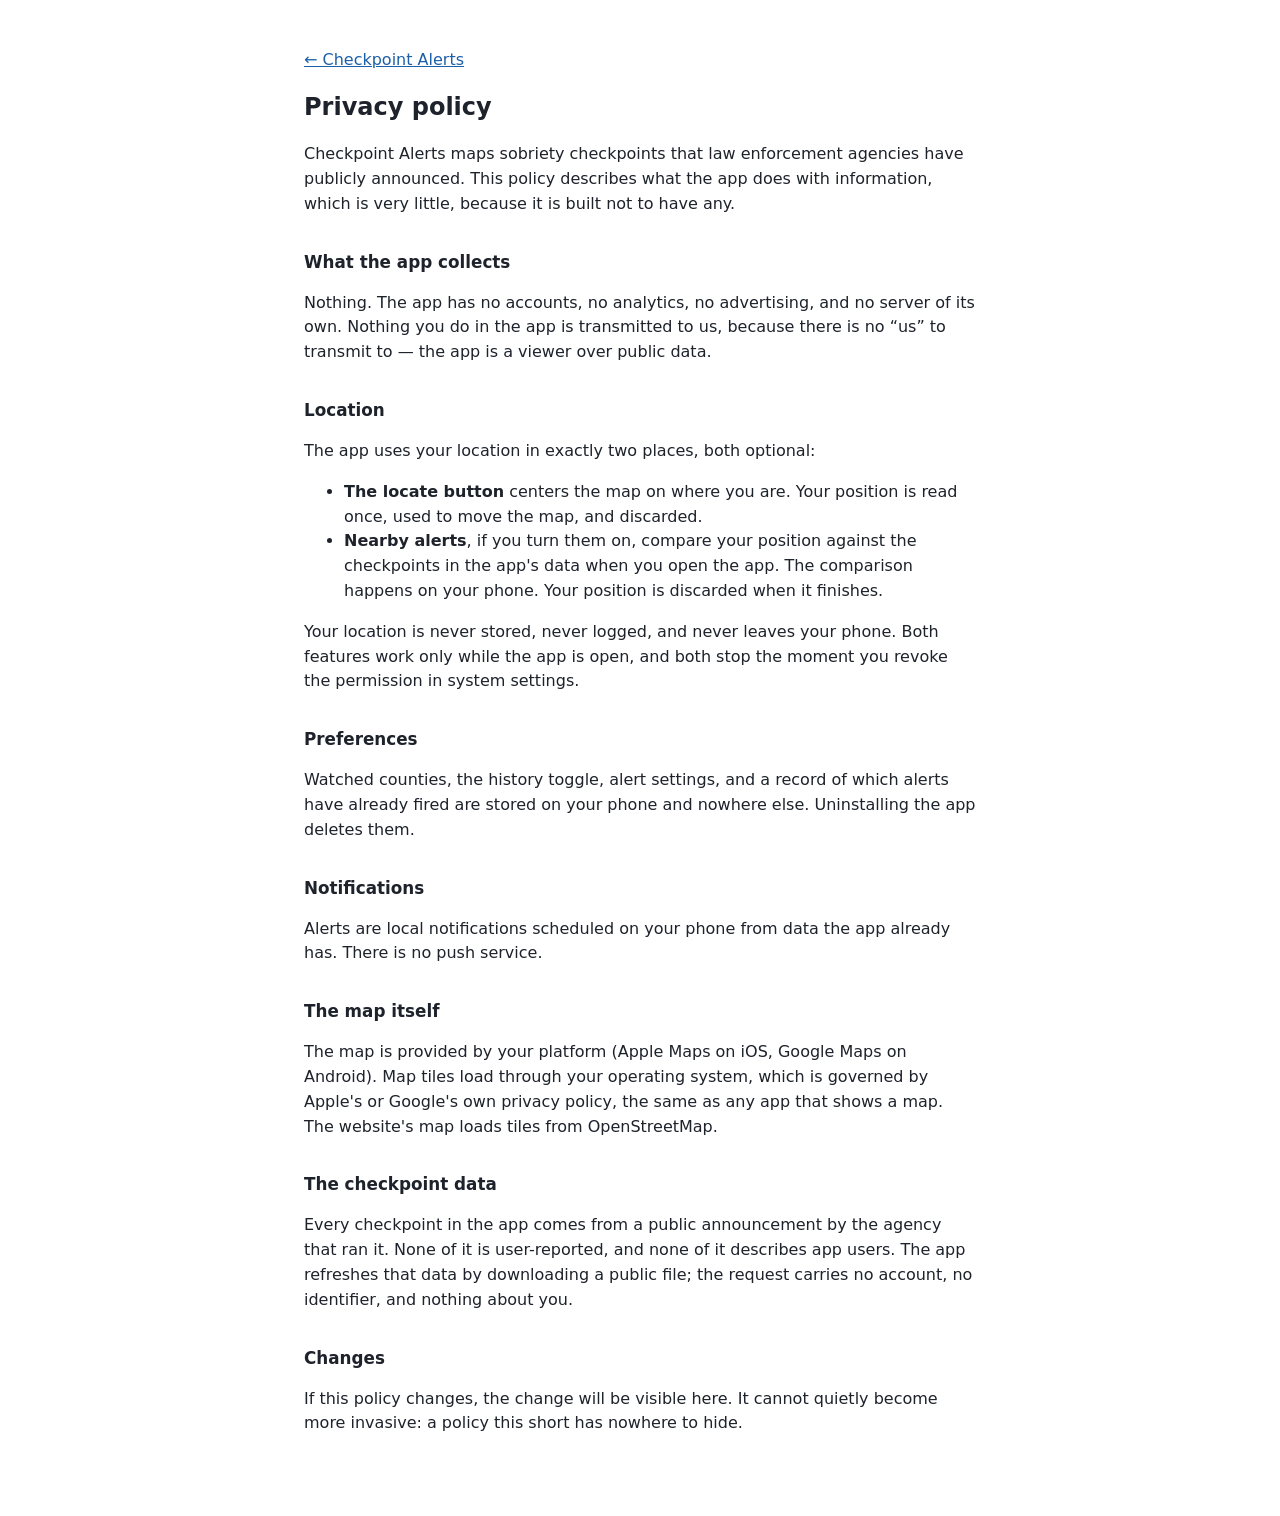
<file: privacy.html>
<!doctype html>
<html lang="en">
<head>
  <meta charset="utf-8">
  <meta name="viewport" content="width=device-width, initial-scale=1">
  <title>Privacy policy — Checkpoint Alerts</title>
  <style>
    body {
      margin: 0 auto;
      max-width: 42rem;
      padding: 2rem 1.25rem 4rem;
      font: 16px/1.55 system-ui, -apple-system, "Segoe UI", Roboto, sans-serif;
      color: #1d222b;
    }
    h1 { font-size: 1.5rem; }
    h2 { font-size: 1.05rem; margin-top: 2rem; }
    a { color: #1d5fa8; }
  </style>
</head>
<body>
  <p><a href="./">&larr; Checkpoint Alerts</a></p>
  <h1>Privacy policy</h1>
  <p>Checkpoint Alerts maps sobriety checkpoints that law enforcement agencies
    have publicly announced. This policy describes what the app does with
    information, which is very little, because it is built not to have any.</p>

  <h2>What the app collects</h2>
  <p>Nothing. The app has no accounts, no analytics, no advertising, and no
    server of its own. Nothing you do in the app is transmitted to us, because
    there is no &ldquo;us&rdquo; to transmit to &mdash; the app is a viewer
    over public data.</p>

  <h2>Location</h2>
  <p>The app uses your location in exactly two places, both optional:</p>
  <ul>
    <li><strong>The locate button</strong> centers the map on where you are.
      Your position is read once, used to move the map, and discarded.</li>
    <li><strong>Nearby alerts</strong>, if you turn them on, compare your
      position against the checkpoints in the app's data when you open the
      app. The comparison happens on your phone. Your position is discarded
      when it finishes.</li>
  </ul>
  <p>Your location is never stored, never logged, and never leaves your phone.
    Both features work only while the app is open, and both stop the moment
    you revoke the permission in system settings.</p>

  <h2>Preferences</h2>
  <p>Watched counties, the history toggle, alert settings, and a record of
    which alerts have already fired are stored on your phone and nowhere else.
    Uninstalling the app deletes them.</p>

  <h2>Notifications</h2>
  <p>Alerts are local notifications scheduled on your phone from data the app
    already has. There is no push service.</p>

  <h2>The map itself</h2>
  <p>The map is provided by your platform (Apple Maps on iOS, Google Maps on
    Android). Map tiles load through your operating system, which is governed
    by Apple's or Google's own privacy policy, the same as any app that shows
    a map. The website's map loads tiles from OpenStreetMap.</p>

  <h2>The checkpoint data</h2>
  <p>Every checkpoint in the app comes from a public announcement by the
    agency that ran it. None of it is user-reported, and none of it describes
    app users. The app refreshes that data by downloading a public file; the
    request carries no account, no identifier, and nothing about you.</p>

  <h2>Changes</h2>
  <p>If this policy changes, the change will be visible here. It cannot
    quietly become more invasive: a policy this short has nowhere to hide.</p>
</body>
</html>
</file>
